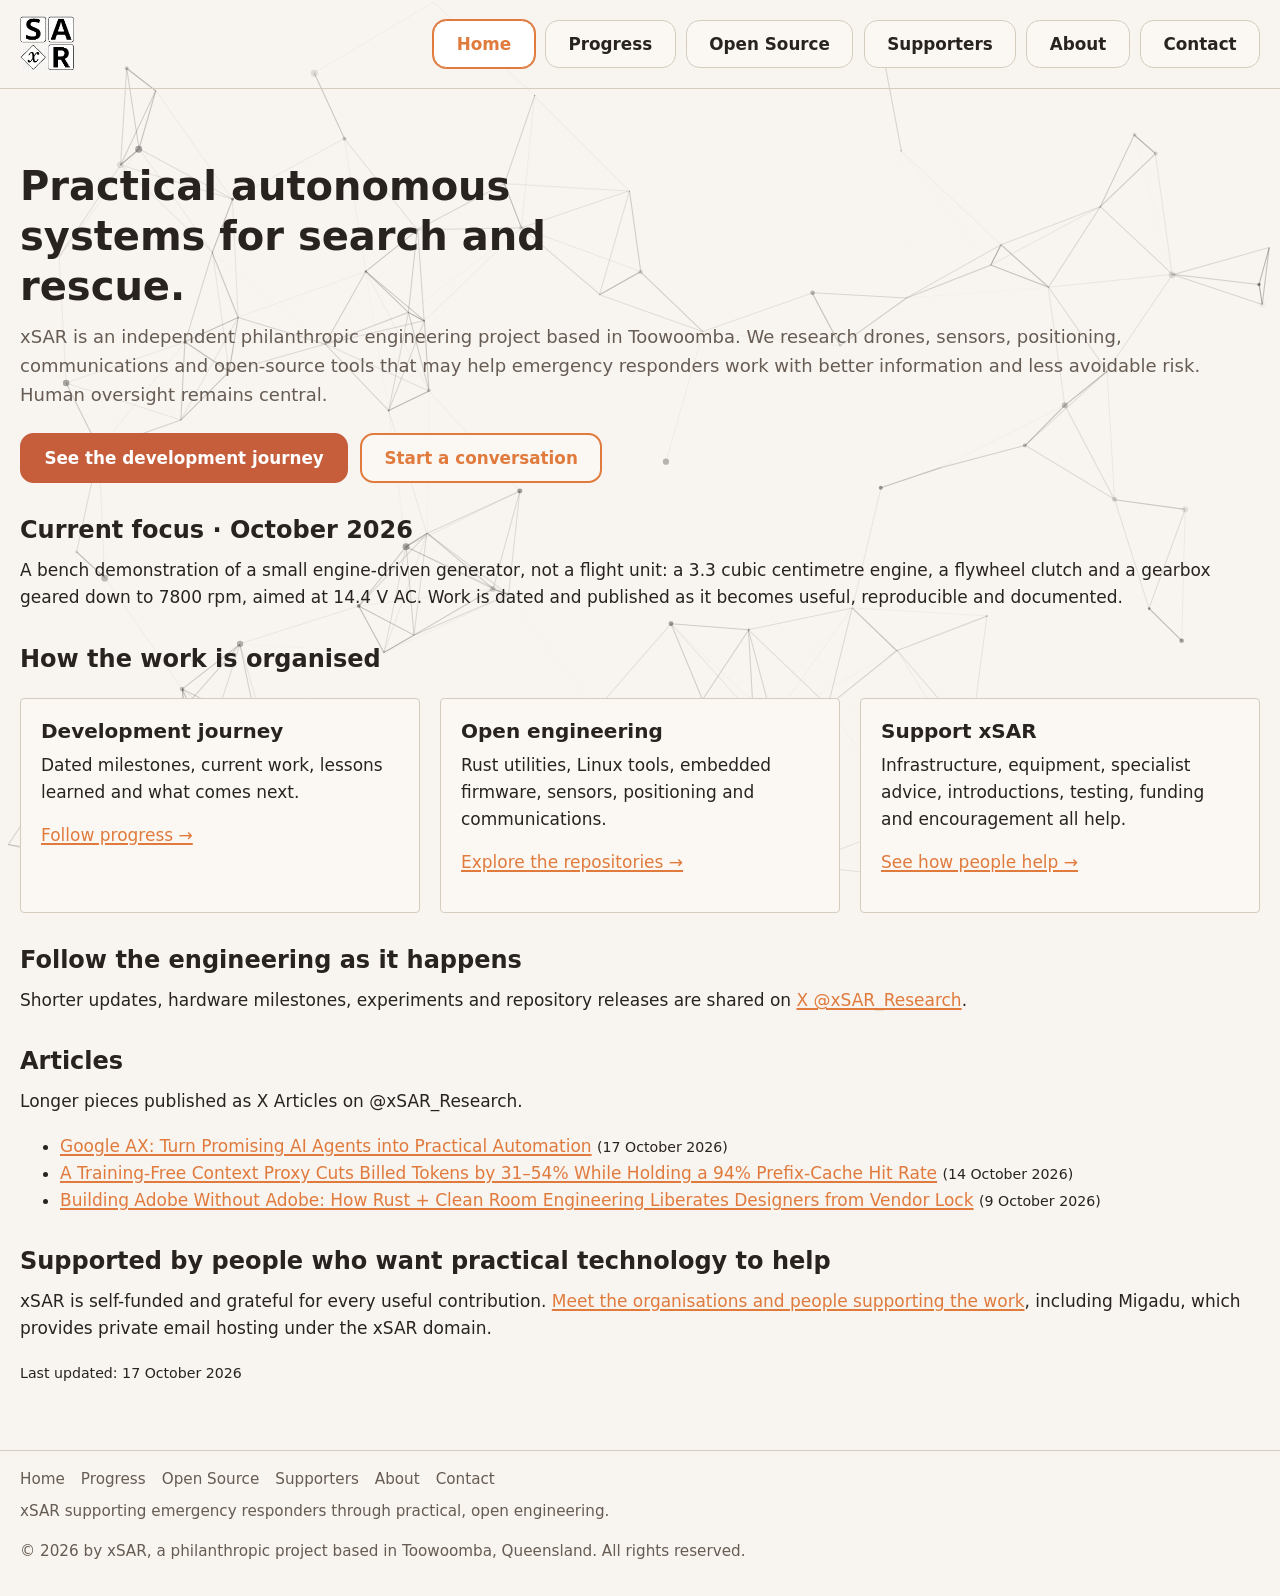
<file: index.html>
<!DOCTYPE html>
<html lang="en-AU">
<head>
  <script async src="https://www.googletagmanager.com/gtag/js?id=G-0K0B5G9V87"></script>
  <script>window.dataLayer=window.dataLayer||[];function gtag(){dataLayer.push(arguments);}gtag('js',new Date());gtag('config','G-0K0B5G9V87');</script>
  <meta charset="UTF-8"><meta name="viewport" content="width=device-width, initial-scale=1.0">
  <title>xSAR — Search Assess Respond</title>
  <link rel="stylesheet" href="css/master.css"><link rel="icon" type="image/x-icon" href="favicon.ico"><link rel="apple-touch-icon" href="apple-touch-icon.png"><link rel="manifest" href="site.webmanifest">
  <meta name="description" content="xSAR is an independent philanthropic engineering project researching drones, sensors, positioning, communications and open-source tools for emergency response.">
  <meta property="og:title" content="xSAR — Search Assess Respond"><meta property="og:description" content="Practical autonomous systems and open engineering for search and rescue support."><meta property="og:image" content="https://xsar.com.au/images/xsar-logo.png"><meta property="og:url" content="https://xsar.com.au"><meta property="og:type" content="website"><meta name="twitter:card" content="summary_large_image">
</head>
<body>
  <div id="particles-js" aria-hidden="true"></div><a href="#main" class="skip-link">Skip to main content</a>
  <header><a href="index.html" class="logo"><img src="images/xsar-logo.png" alt="xSAR" width="140" height="70"></a><nav aria-label="Primary">
    <ul class="desktop-nav"><li><a href="index.html" aria-current="page">Home</a></li><li><a href="progress.html">Progress</a></li><li><a href="open-source.html">Open Source</a></li><li><a href="supporters.html">Supporters</a></li><li><a href="about.html">About</a></li><li><a href="contact.html">Contact</a></li></ul>
    <details class="mobile-nav"><summary class="hamburger" aria-label="Toggle menu">☰</summary><ul><li><a href="index.html" aria-current="page">Home</a></li><li><a href="progress.html">Progress</a></li><li><a href="open-source.html">Open Source</a></li><li><a href="supporters.html">Supporters</a></li><li><a href="about.html">About</a></li><li><a href="contact.html">Contact</a></li></ul></details>
  </nav></header>
  <main id="main">
    <section class="hero">
      <h1>Practical autonomous systems for search and rescue.</h1>
      <p>xSAR is an independent philanthropic engineering project based in Toowoomba. We research drones, sensors, positioning, communications and open-source tools that may help emergency responders work with better information and less avoidable risk. Human oversight remains central.</p>
      <div class="hero-actions"><a href="progress.html" class="btn btn-primary">See the development journey</a><a href="contact.html" class="btn btn-secondary">Start a conversation</a></div>
    </section>
    <section>
      <h2>Current focus · October 2026</h2>
      <p>A bench demonstration of a small engine-driven generator, not a flight unit: a 3.3 cubic centimetre engine, a flywheel clutch and a gearbox geared down to 7800 rpm, aimed at 14.4 V AC. Work is dated and published as it becomes useful, reproducible and documented.</p>
    </section>
    <section style="margin-top:2rem;">
      <h2>How the work is organised</h2>
      <div class="cards">
        <div class="card"><h3>Development journey</h3><p>Dated milestones, current work, lessons learned and what comes next.</p><p><a href="progress.html">Follow progress →</a></p></div>
        <div class="card"><h3>Open engineering</h3><p>Rust utilities, Linux tools, embedded firmware, sensors, positioning and communications.</p><p><a href="open-source.html">Explore the repositories →</a></p></div>
        <div class="card"><h3>Support xSAR</h3><p>Infrastructure, equipment, specialist advice, introductions, testing, funding and encouragement all help.</p><p><a href="supporters.html">See how people help →</a></p></div>
      </div>
    </section>
    <section style="margin-top:2rem;">
      <h2>Follow the engineering as it happens</h2>
      <p>Shorter updates, hardware milestones, experiments and repository releases are shared on <a href="https://x.com/xSAR_Research" target="_blank" rel="noopener noreferrer">X @xSAR_Research</a>.</p>
    </section>
    <section style="margin-top:2rem;">
      <h2>Articles</h2>
      <p>Longer pieces published as X Articles on @xSAR_Research.</p>
      <ul>
        <li><a href="https://x.com/xSAR_Research/status/2111453399799787836" target="_blank" rel="noopener noreferrer">Google AX: Turn Promising AI Agents into Practical Automation</a> <small>(17 October 2026)</small></li>
        <li><a href="https://x.com/xSAR_Research/status/2110322909197844978" target="_blank" rel="noopener noreferrer">A Training-Free Context Proxy Cuts Billed Tokens by 31–54% While Holding a 94% Prefix-Cache Hit Rate</a> <small>(14 October 2026)</small></li>
        <li><a href="https://x.com/xSAR_Research/status/2108496129482801323" target="_blank" rel="noopener noreferrer">Building Adobe Without Adobe: How Rust + Clean Room Engineering Liberates Designers from Vendor Lock</a> <small>(9 October 2026)</small></li>
      </ul>
    </section>
    <section style="margin-top:2rem;">
      <h2>Supported by people who want practical technology to help</h2>
      <p>xSAR is self-funded and grateful for every useful contribution. <a href="supporters.html">Meet the organisations and people supporting the work</a>, including Migadu, which provides private email hosting under the xSAR domain.</p>
      <p><small>Last updated: 17 October 2026</small></p>
    </section>
  </main>
  <footer><nav class="footer-nav" aria-label="Footer"><a href="index.html">Home</a><a href="progress.html">Progress</a><a href="open-source.html">Open Source</a><a href="supporters.html">Supporters</a><a href="about.html">About</a><a href="contact.html">Contact</a></nav><p>xSAR supporting emergency responders through practical, open engineering.</p><p>&copy; 2026 by xSAR, a philanthropic project based in Toowoomba, Queensland. All rights reserved.</p></footer>
  <script src="js/particles_min.js" defer></script><script src="js/particles_conf.js" defer></script>
</body>
</html>
</file>
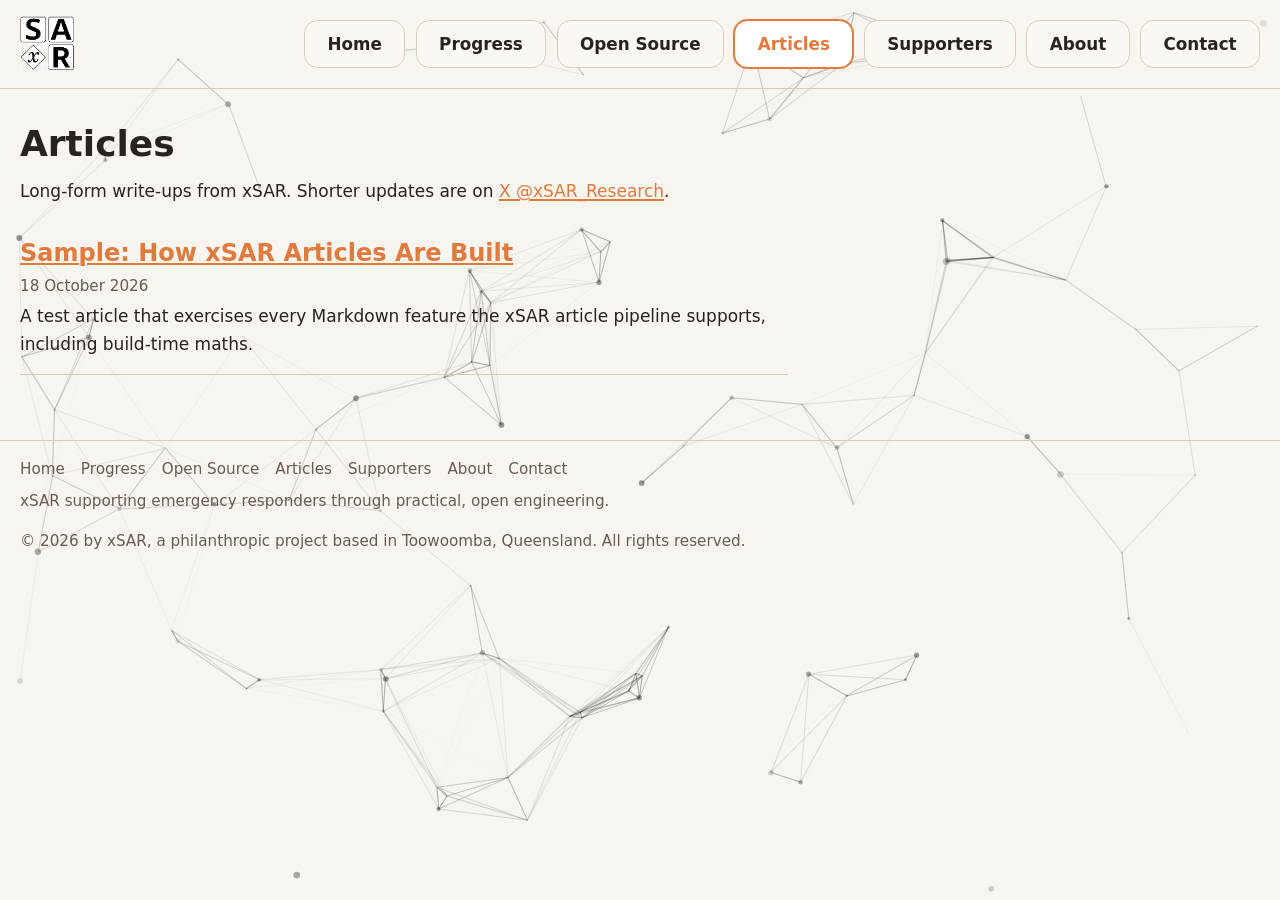
<file: articles/index.html>
<!DOCTYPE html>
<html lang="en-AU">
<head>
  <script async src="https://www.googletagmanager.com/gtag/js?id=G-0K0B5G9V87"></script><script>window.dataLayer=window.dataLayer||[];function gtag(){dataLayer.push(arguments);}gtag('js',new Date());gtag('config','G-0K0B5G9V87');</script>
  <meta charset="UTF-8"><meta name="viewport" content="width=device-width, initial-scale=1.0"><title>xSAR — Articles</title>
  <link rel="stylesheet" href="../css/master.css"><link rel="stylesheet" href="../css/articles.css"><link rel="icon" type="image/x-icon" href="../favicon.ico"><link rel="apple-touch-icon" href="../apple-touch-icon.png"><link rel="manifest" href="../site.webmanifest">
  <meta name="description" content="Long-form xSAR articles: engineering
notes, research and lessons
learned."><meta property="og:title" content="Articles"><meta property="og:description" content="Long-form
xSAR articles: engineering notes, research and lessons
learned."><meta property="og:image" content="https://xsar.com.au/images/xsar-logo.png"><meta property="og:url" content="https://xsar.com.au/articles/index.html"><meta property="og:type" content="website"><meta name="twitter:card" content="summary_large_image">
</head>
<body><div id="particles-js" aria-hidden="true"></div><a href="#main" class="skip-link">Skip to main content</a>
<header><a href="../index.html" class="logo"><img src="../images/xsar-logo.png" alt="xSAR" width="140" height="70"></a><nav aria-label="Primary"><ul class="desktop-nav"><li><a href="../index.html">Home</a></li><li><a href="../progress.html">Progress</a></li><li><a href="../open-source.html">Open Source</a></li><li><a href="index.html" aria-current="page">Articles</a></li><li><a href="../supporters.html">Supporters</a></li><li><a href="../about.html">About</a></li><li><a href="../contact.html">Contact</a></li></ul><details class="mobile-nav"><summary class="hamburger" aria-label="Toggle menu">☰</summary><ul><li><a href="../index.html">Home</a></li><li><a href="../progress.html">Progress</a></li><li><a href="../open-source.html">Open Source</a></li><li><a href="index.html" aria-current="page">Articles</a></li><li><a href="../supporters.html">Supporters</a></li><li><a href="../about.html">About</a></li><li><a href="../contact.html">Contact</a></li></ul></details></nav></header>
<main id="main">
<h1>Articles</h1>
<p>Long-form write-ups from xSAR. Shorter updates are on <a href="https://x.com/xSAR_Research" target="_blank" rel="noopener noreferrer">X @xSAR_Research</a>.</p>
<ul class="article-list">
<li><h2><a href="sample-article-pipeline.html">Sample: How xSAR Articles Are Built</a></h2><time datetime="2026-10-18">18 October 2026</time><p>A test article that exercises every Markdown feature the xSAR article pipeline supports, including build-time maths.</p></li>
</ul>
</main>
<footer><nav class="footer-nav" aria-label="Footer"><a href="../index.html">Home</a><a href="../progress.html">Progress</a><a href="../open-source.html">Open Source</a><a href="index.html">Articles</a><a href="../supporters.html">Supporters</a><a href="../about.html">About</a><a href="../contact.html">Contact</a></nav><p>xSAR supporting emergency responders through practical, open engineering.</p><p>&copy; 2026 by xSAR, a philanthropic project based in Toowoomba, Queensland. All rights reserved.</p></footer><script src="../js/particles_min.js" defer></script><script src="../js/particles_conf.js" defer></script></body></html>
</file>
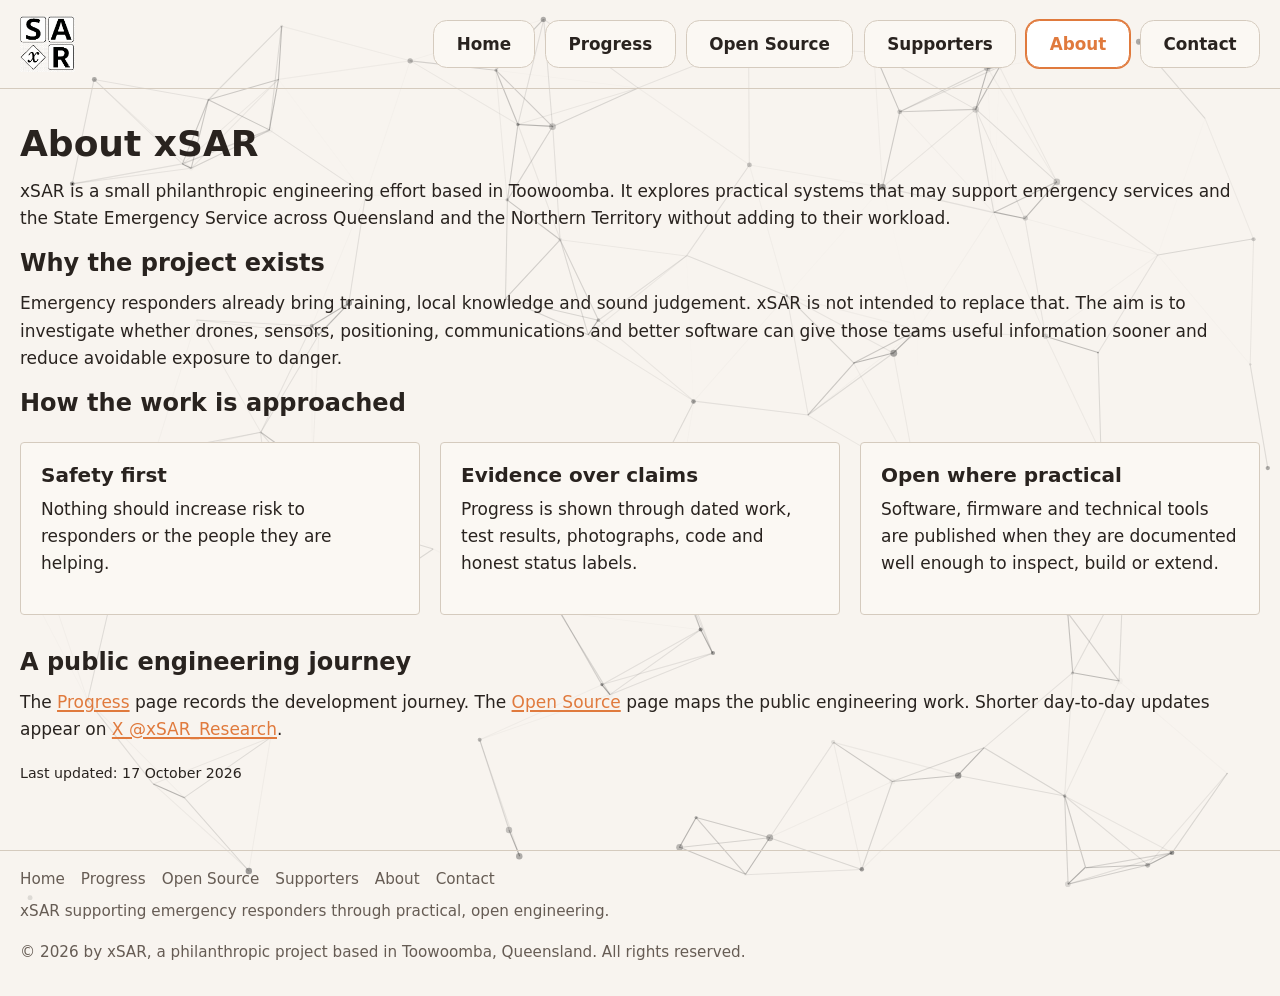
<file: about.html>
<!DOCTYPE html>
<html lang="en-AU">
<head>
  <script async src="https://www.googletagmanager.com/gtag/js?id=G-0K0B5G9V87"></script><script>window.dataLayer=window.dataLayer||[];function gtag(){dataLayer.push(arguments);}gtag('js',new Date());gtag('config','G-0K0B5G9V87');</script>
  <meta charset="UTF-8"><meta name="viewport" content="width=device-width, initial-scale=1.0"><title>xSAR — About</title>
  <link rel="stylesheet" href="css/master.css"><link rel="icon" type="image/x-icon" href="favicon.ico"><link rel="apple-touch-icon" href="apple-touch-icon.png"><link rel="manifest" href="site.webmanifest">
  <meta name="description" content="Why xSAR exists, how the project approaches engineering, and who the work is intended to support."><meta property="og:title" content="About xSAR"><meta property="og:description" content="A small philanthropic engineering effort focused on practical support for emergency responders."><meta property="og:image" content="https://xsar.com.au/images/xsar-logo.png"><meta property="og:url" content="https://xsar.com.au/about.html"><meta property="og:type" content="website"><meta name="twitter:card" content="summary_large_image">
</head>
<body><div id="particles-js" aria-hidden="true"></div><a href="#main" class="skip-link">Skip to main content</a>
<header><a href="index.html" class="logo"><img src="images/xsar-logo.png" alt="xSAR" width="140" height="70"></a><nav aria-label="Primary"><ul class="desktop-nav"><li><a href="index.html">Home</a></li><li><a href="progress.html">Progress</a></li><li><a href="open-source.html">Open Source</a></li><li><a href="supporters.html">Supporters</a></li><li><a href="about.html" aria-current="page">About</a></li><li><a href="contact.html">Contact</a></li></ul><details class="mobile-nav"><summary class="hamburger" aria-label="Toggle menu">☰</summary><ul><li><a href="index.html">Home</a></li><li><a href="progress.html">Progress</a></li><li><a href="open-source.html">Open Source</a></li><li><a href="supporters.html">Supporters</a></li><li><a href="about.html" aria-current="page">About</a></li><li><a href="contact.html">Contact</a></li></ul></details></nav></header>
<main id="main"><h1>About xSAR</h1>
  <p>xSAR is a small philanthropic engineering effort based in Toowoomba. It explores practical systems that may support emergency services and the State Emergency Service across Queensland and the Northern Territory without adding to their workload.</p>
  <h2>Why the project exists</h2><p>Emergency responders already bring training, local knowledge and sound judgement. xSAR is not intended to replace that. The aim is to investigate whether drones, sensors, positioning, communications and better software can give those teams useful information sooner and reduce avoidable exposure to danger.</p>
  <h2>How the work is approached</h2><div class="cards"><div class="card"><h3>Safety first</h3><p>Nothing should increase risk to responders or the people they are helping.</p></div><div class="card"><h3>Evidence over claims</h3><p>Progress is shown through dated work, test results, photographs, code and honest status labels.</p></div><div class="card"><h3>Open where practical</h3><p>Software, firmware and technical tools are published when they are documented well enough to inspect, build or extend.</p></div></div>
  <h2 style="margin-top:2rem;">A public engineering journey</h2><p>The <a href="progress.html">Progress</a> page records the development journey. The <a href="open-source.html">Open Source</a> page maps the public engineering work. Shorter day-to-day updates appear on <a href="https://x.com/xSAR_Research" target="_blank" rel="noopener noreferrer">X @xSAR_Research</a>.</p>
  <p><small>Last updated: 17 October 2026</small></p>
</main>
<footer><nav class="footer-nav" aria-label="Footer"><a href="index.html">Home</a><a href="progress.html">Progress</a><a href="open-source.html">Open Source</a><a href="supporters.html">Supporters</a><a href="about.html">About</a><a href="contact.html">Contact</a></nav><p>xSAR supporting emergency responders through practical, open engineering.</p><p>&copy; 2026 by xSAR, a philanthropic project based in Toowoomba, Queensland. All rights reserved.</p></footer><script src="js/particles_min.js" defer></script><script src="js/particles_conf.js" defer></script></body></html>
</file>
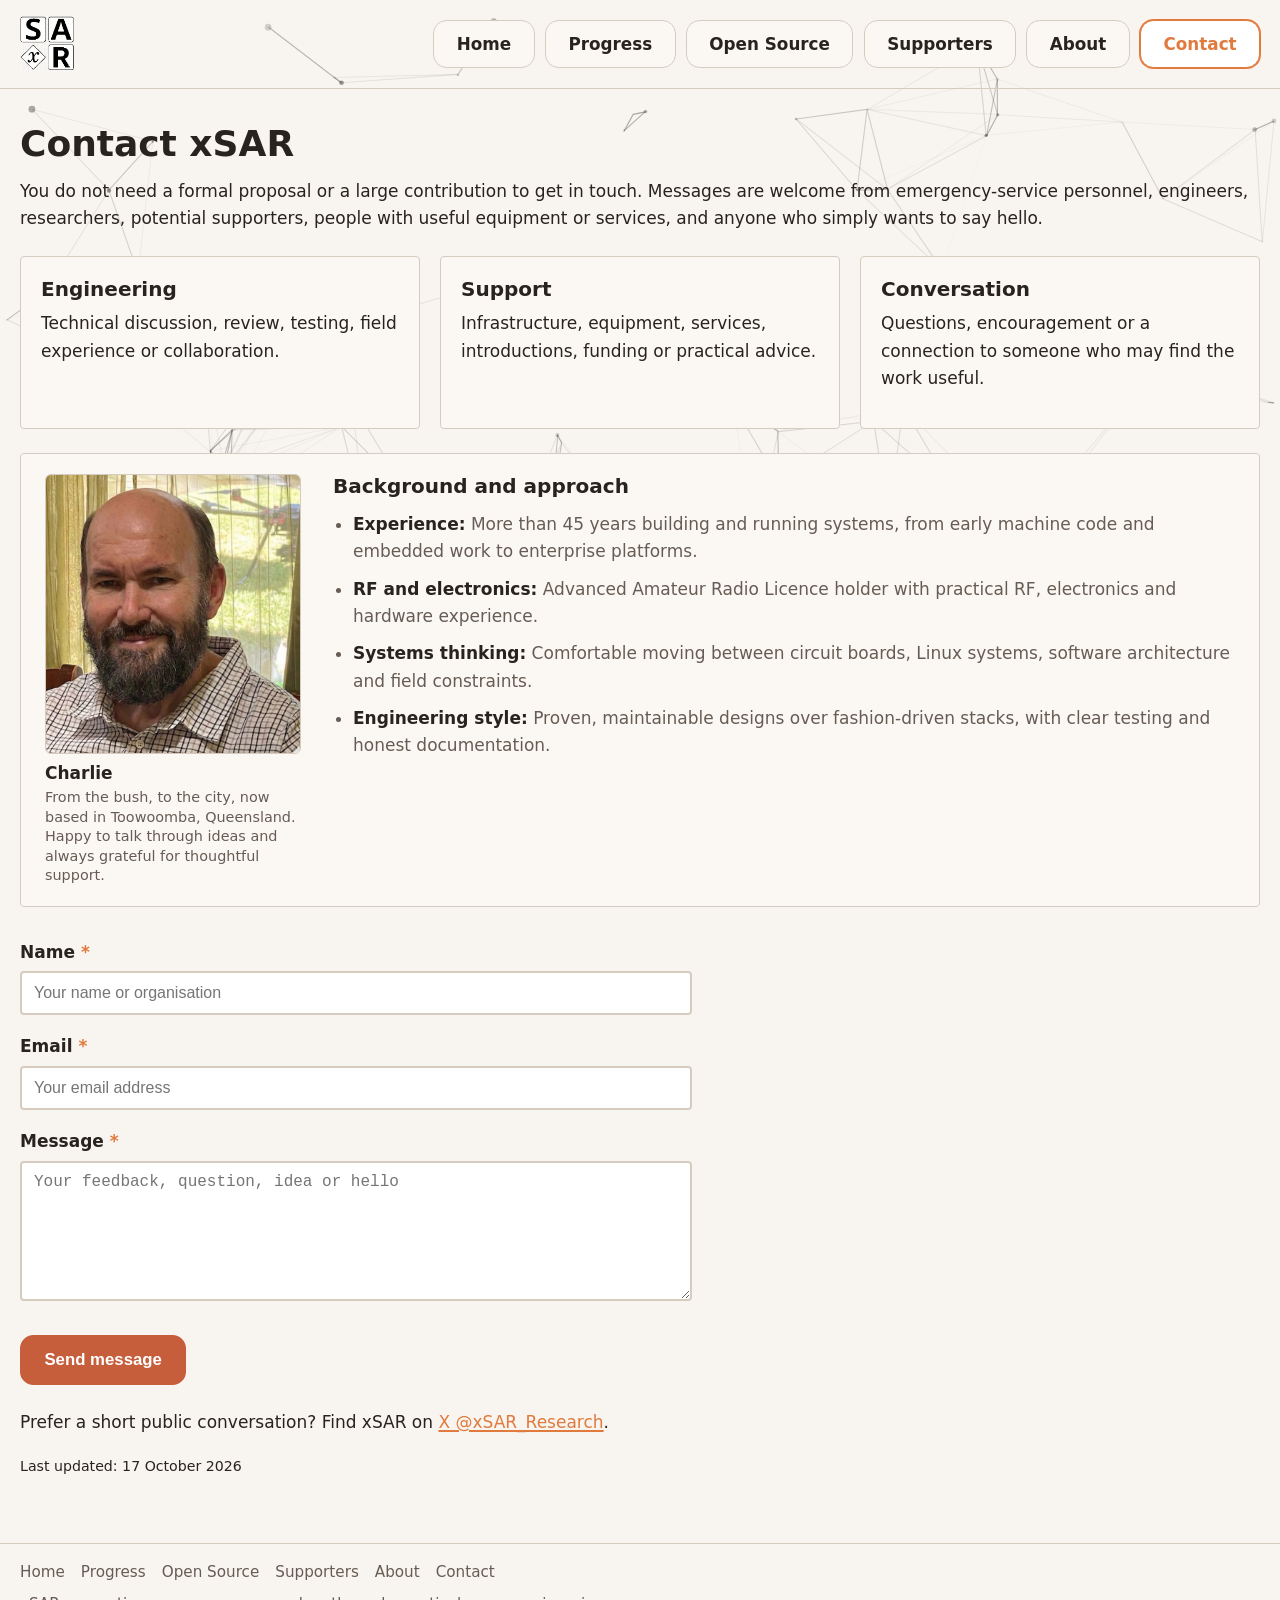
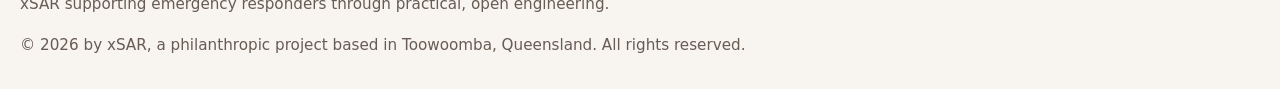
<file: contact.html>
<!DOCTYPE html>
<html lang="en-AU">
<head>
  <script async src="https://www.googletagmanager.com/gtag/js?id=G-0K0B5G9V87"></script><script>window.dataLayer=window.dataLayer||[];function gtag(){dataLayer.push(arguments);}gtag('js',new Date());gtag('config','G-0K0B5G9V87');</script>
  <meta charset="UTF-8"><meta name="viewport" content="width=device-width, initial-scale=1.0"><title>xSAR — Contact</title>
  <link rel="stylesheet" href="css/master.css"><link rel="icon" type="image/x-icon" href="favicon.ico"><link rel="apple-touch-icon" href="apple-touch-icon.png"><link rel="manifest" href="site.webmanifest"><script src="https://challenges.cloudflare.com/turnstile/v0/api.js" async defer></script>
  <meta name="description" content="Contact xSAR about engineering, emergency-service experience, collaboration, testing, equipment, support or encouragement."><meta property="og:title" content="Contact xSAR"><meta property="og:description" content="Start a practical conversation about the work, the mission or ways to help."><meta property="og:image" content="https://xsar.com.au/images/xsar-logo.png"><meta property="og:url" content="https://xsar.com.au/contact.html"><meta property="og:type" content="website"><meta name="twitter:card" content="summary_large_image">
</head>
<body><div id="particles-js" aria-hidden="true"></div><a href="#main" class="skip-link">Skip to main content</a>
<header><a href="index.html" class="logo"><img src="images/xsar-logo.png" alt="xSAR" width="140" height="70"></a><nav aria-label="Primary"><ul class="desktop-nav"><li><a href="index.html">Home</a></li><li><a href="progress.html">Progress</a></li><li><a href="open-source.html">Open Source</a></li><li><a href="supporters.html">Supporters</a></li><li><a href="about.html">About</a></li><li><a href="contact.html" aria-current="page">Contact</a></li></ul><details class="mobile-nav"><summary class="hamburger" aria-label="Toggle menu">☰</summary><ul><li><a href="index.html">Home</a></li><li><a href="progress.html">Progress</a></li><li><a href="open-source.html">Open Source</a></li><li><a href="supporters.html">Supporters</a></li><li><a href="about.html">About</a></li><li><a href="contact.html" aria-current="page">Contact</a></li></ul></details></nav></header>
<main id="main"><h1>Contact xSAR</h1>
  <p>You do not need a formal proposal or a large contribution to get in touch. Messages are welcome from emergency-service personnel, engineers, researchers, potential supporters, people with useful equipment or services, and anyone who simply wants to say hello.</p>
  <div class="cards"><div class="card"><h3>Engineering</h3><p>Technical discussion, review, testing, field experience or collaboration.</p></div><div class="card"><h3>Support</h3><p>Infrastructure, equipment, services, introductions, funding or practical advice.</p></div><div class="card"><h3>Conversation</h3><p>Questions, encouragement or a connection to someone who may find the work useful.</p></div></div>
  <section class="contact-profile" aria-labelledby="background-expertise"><figure class="contact-profile-photo"><img src="images/Charlie.png" alt="Charlie, systems engineer and xSAR project lead" width="260" height="260"><figcaption><span class="contact-profile-name">Charlie</span><span class="contact-profile-intro">From the bush, to the city, now based in Toowoomba, Queensland.</span><span class="contact-profile-intro">Happy to talk through ideas and always grateful for thoughtful support.</span></figcaption></figure><div class="contact-profile-bio"><h2 id="background-expertise">Background and approach</h2><ul><li><strong>Experience:</strong> More than 45 years building and running systems, from early machine code and embedded work to enterprise platforms.</li><li><strong>RF and electronics:</strong> Advanced Amateur Radio Licence holder with practical RF, electronics and hardware experience.</li><li><strong>Systems thinking:</strong> Comfortable moving between circuit boards, Linux systems, software architecture and field constraints.</li><li><strong>Engineering style:</strong> Proven, maintainable designs over fashion-driven stacks, with clear testing and honest documentation.</li></ul></div></section>
  <form action="https://formspree.io/f/xojzwdge" method="POST"><div class="form-field"><input type="hidden" name="_subject" value="xSAR website message"><label for="name">Name <span class="req" aria-hidden="true">*</span></label><input type="text" id="name" name="name" autocomplete="name" placeholder="Your name or organisation" required></div><div class="form-field"><label for="email">Email <span class="req" aria-hidden="true">*</span></label><input type="email" id="email" name="email" autocomplete="email" placeholder="Your email address" required></div><div class="form-field"><label for="message">Message <span class="req" aria-hidden="true">*</span></label><textarea id="message" name="message" rows="6" required placeholder="Your feedback, question, idea or hello" style="width:100%"></textarea></div><div class="cf-turnstile" style="margin:1rem 0" data-sitekey="0x4AAAAAADpL_vxRXkUglyK-" data-theme="light"></div><button type="submit" class="btn btn-primary">Send message</button></form>
  <p style="margin-top:1.5rem;">Prefer a short public conversation? Find xSAR on <a href="https://x.com/xSAR_Research" target="_blank" rel="noopener noreferrer">X @xSAR_Research</a>.</p><p><small>Last updated: 17 October 2026</small></p>
</main>
<footer><nav class="footer-nav" aria-label="Footer"><a href="index.html">Home</a><a href="progress.html">Progress</a><a href="open-source.html">Open Source</a><a href="supporters.html">Supporters</a><a href="about.html">About</a><a href="contact.html">Contact</a></nav><p>xSAR supporting emergency responders through practical, open engineering.</p><p>&copy; 2026 by xSAR, a philanthropic project based in Toowoomba, Queensland. All rights reserved.</p></footer><script src="js/particles_min.js" defer></script><script src="js/particles_conf.js" defer></script></body></html>
</file>
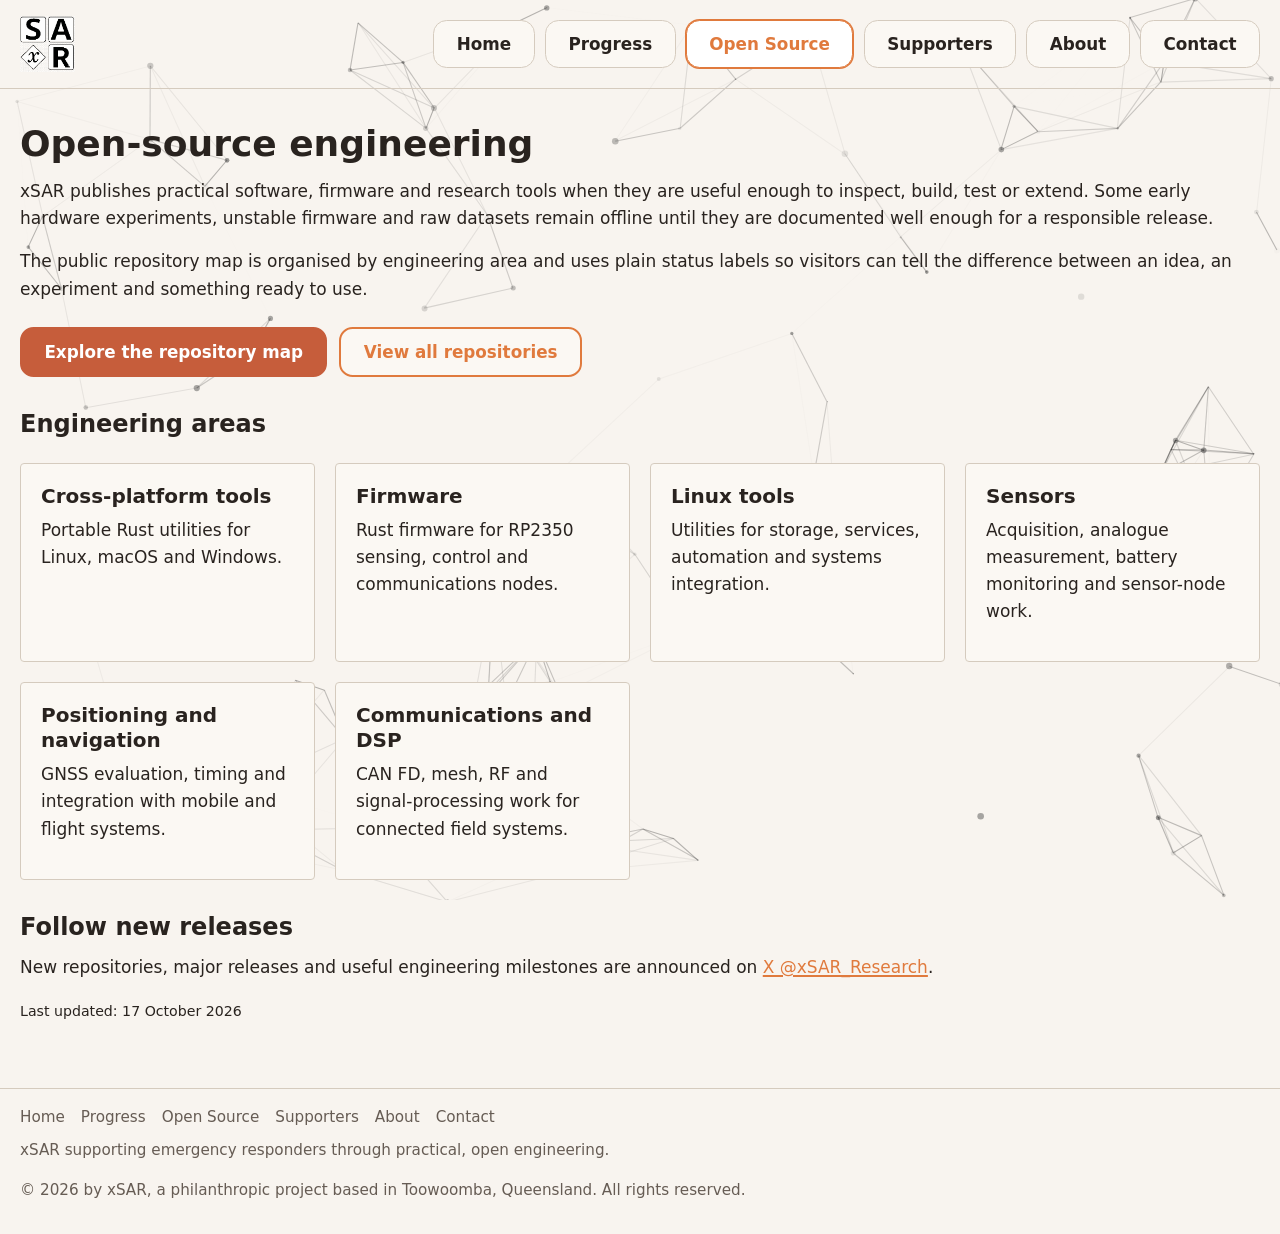
<file: open-source.html>
<!DOCTYPE html>
<html lang="en-AU">
<head>
  <script async src="https://www.googletagmanager.com/gtag/js?id=G-0K0B5G9V87"></script>
  <script>window.dataLayer=window.dataLayer||[];function gtag(){dataLayer.push(arguments);}gtag('js',new Date());gtag('config','G-0K0B5G9V87');</script>
  <meta charset="UTF-8">
  <meta name="viewport" content="width=device-width, initial-scale=1.0">
  <title>xSAR — Open Source</title>
  <link rel="stylesheet" href="css/master.css">
  <link rel="icon" type="image/x-icon" href="favicon.ico">
  <link rel="apple-touch-icon" href="apple-touch-icon.png">
  <link rel="manifest" href="site.webmanifest">
  <meta name="description" content="Explore xSAR open-source engineering across Rust, Linux, embedded firmware, sensors, positioning, communications and signal processing.">
  <meta property="og:title" content="xSAR — Open Source">
  <meta property="og:description" content="Practical software, firmware and research tools published as they become useful, reproducible and documented.">
  <meta property="og:image" content="https://xsar.com.au/images/xsar-logo.png">
  <meta property="og:url" content="https://xsar.com.au/open-source.html">
  <meta property="og:type" content="website">
  <meta name="twitter:card" content="summary_large_image">
</head>
<body>
  <div id="particles-js" aria-hidden="true"></div>
  <a href="#main" class="skip-link">Skip to main content</a>
  <header>
    <a href="index.html" class="logo"><img src="images/xsar-logo.png" alt="xSAR" width="140" height="70"></a>
    <nav aria-label="Primary">
      <ul class="desktop-nav">
        <li><a href="index.html">Home</a></li><li><a href="progress.html">Progress</a></li><li><a href="open-source.html" aria-current="page">Open Source</a></li><li><a href="supporters.html">Supporters</a></li><li><a href="about.html">About</a></li><li><a href="contact.html">Contact</a></li>
      </ul>
      <details class="mobile-nav"><summary class="hamburger" aria-label="Toggle menu">☰</summary><ul>
        <li><a href="index.html">Home</a></li><li><a href="progress.html">Progress</a></li><li><a href="open-source.html" aria-current="page">Open Source</a></li><li><a href="supporters.html">Supporters</a></li><li><a href="about.html">About</a></li><li><a href="contact.html">Contact</a></li>
      </ul></details>
    </nav>
  </header>
  <main id="main">
    <h1>Open-source engineering</h1>
    <p>xSAR publishes practical software, firmware and research tools when they are useful enough to inspect, build, test or extend. Some early hardware experiments, unstable firmware and raw datasets remain offline until they are documented well enough for a responsible release.</p>
    <p>The public repository map is organised by engineering area and uses plain status labels so visitors can tell the difference between an idea, an experiment and something ready to use.</p>
    <div class="hero-actions" style="margin:1.5rem 0 2rem;">
      <a class="btn btn-primary" href="https://github.com/xSAR-research/xSAR-research" target="_blank" rel="noopener noreferrer">Explore the repository map</a>
      <a class="btn btn-secondary" href="https://github.com/xSAR-research" target="_blank" rel="noopener noreferrer">View all repositories</a>
    </div>
    <section>
      <h2>Engineering areas</h2>
      <div class="cards">
        <div class="card"><h3>Cross-platform tools</h3><p>Portable Rust utilities for Linux, macOS and Windows.</p></div>
        <div class="card"><h3>Firmware</h3><p>Rust firmware for RP2350 sensing, control and communications nodes.</p></div>
        <div class="card"><h3>Linux tools</h3><p>Utilities for storage, services, automation and systems integration.</p></div>
        <div class="card"><h3>Sensors</h3><p>Acquisition, analogue measurement, battery monitoring and sensor-node work.</p></div>
        <div class="card"><h3>Positioning and navigation</h3><p>GNSS evaluation, timing and integration with mobile and flight systems.</p></div>
        <div class="card"><h3>Communications and DSP</h3><p>CAN FD, mesh, RF and signal-processing work for connected field systems.</p></div>
      </div>
    </section>
    <section style="margin-top:2rem;">
      <h2>Follow new releases</h2>
      <p>New repositories, major releases and useful engineering milestones are announced on <a href="https://x.com/xSAR_Research" target="_blank" rel="noopener noreferrer">X @xSAR_Research</a>.</p>
      <p><small>Last updated: 17 October 2026</small></p>
    </section>
  </main>
  <footer>
    <nav class="footer-nav" aria-label="Footer"><a href="index.html">Home</a><a href="progress.html">Progress</a><a href="open-source.html">Open Source</a><a href="supporters.html">Supporters</a><a href="about.html">About</a><a href="contact.html">Contact</a></nav>
    <p>xSAR supporting emergency responders through practical, open engineering.</p>
    <p>&copy; 2026 by xSAR, a philanthropic project based in Toowoomba, Queensland. All rights reserved.</p>
  </footer>
  <script src="js/particles_min.js" defer></script><script src="js/particles_conf.js" defer></script>
</body>
</html>
</file>
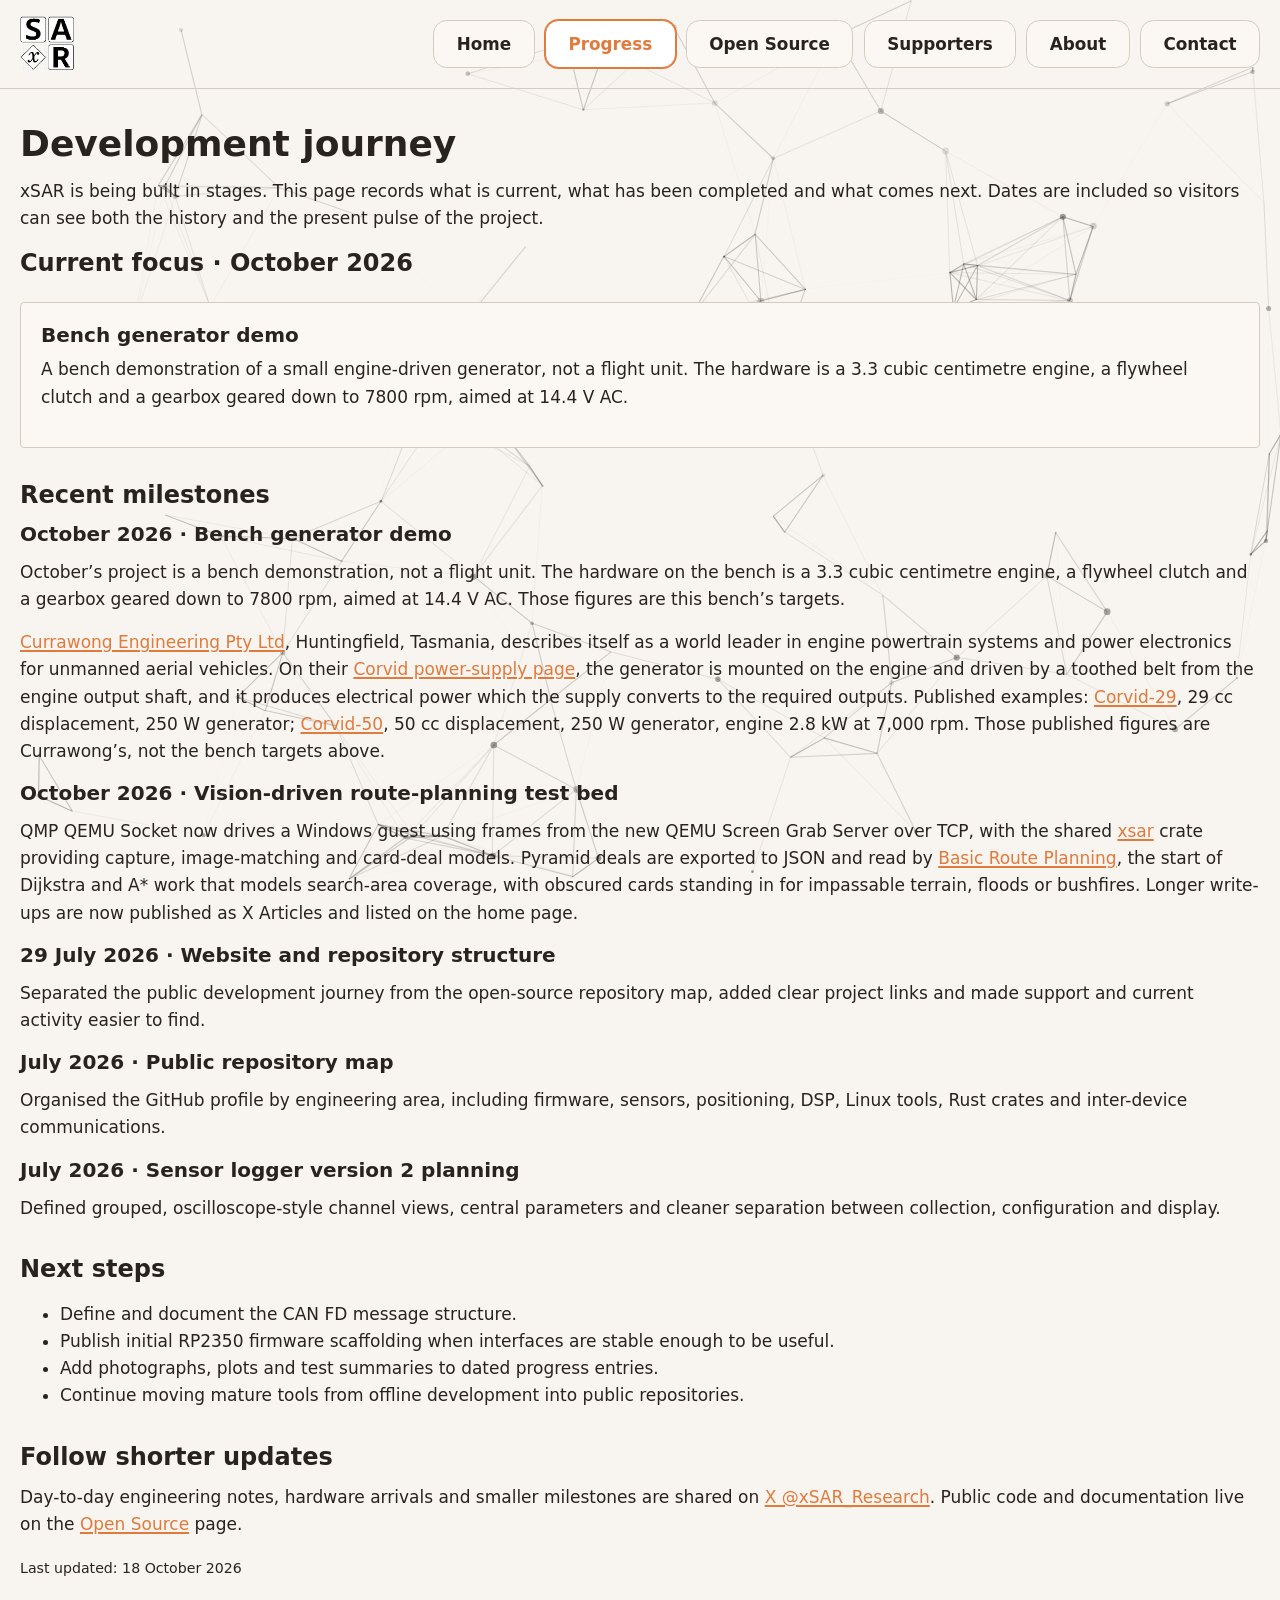
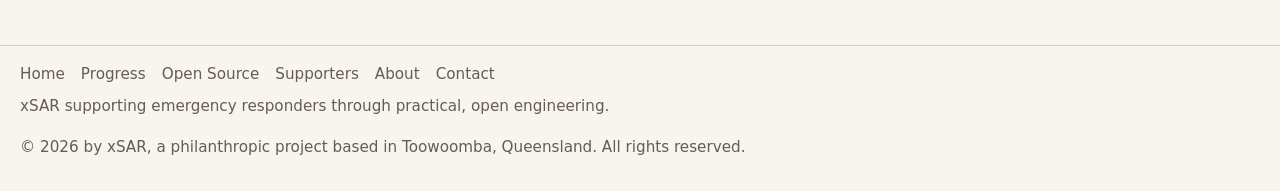
<file: progress.html>
<!DOCTYPE html>
<html lang="en-AU">
<head>
  <script async src="https://www.googletagmanager.com/gtag/js?id=G-0K0B5G9V87"></script><script>window.dataLayer=window.dataLayer||[];function gtag(){dataLayer.push(arguments);}gtag('js',new Date());gtag('config','G-0K0B5G9V87');</script>
  <meta charset="UTF-8"><meta name="viewport" content="width=device-width, initial-scale=1.0"><title>xSAR — Progress</title>
  <link rel="stylesheet" href="css/master.css"><link rel="icon" type="image/x-icon" href="favicon.ico"><link rel="apple-touch-icon" href="apple-touch-icon.png"><link rel="manifest" href="site.webmanifest">
  <meta name="description" content="Dated xSAR development milestones, current engineering work, lessons learned and next steps."><meta property="og:title" content="xSAR — Development Progress"><meta property="og:description" content="Follow the engineering journey from bench experiments to documented open-source projects."><meta property="og:image" content="https://xsar.com.au/images/xsar-logo.png"><meta property="og:url" content="https://xsar.com.au/progress.html"><meta property="og:type" content="website"><meta name="twitter:card" content="summary_large_image">
</head>
<body><div id="particles-js" aria-hidden="true"></div><a href="#main" class="skip-link">Skip to main content</a>
<header><a href="index.html" class="logo"><img src="images/xsar-logo.png" alt="xSAR" width="140" height="70"></a><nav aria-label="Primary"><ul class="desktop-nav"><li><a href="index.html">Home</a></li><li><a href="progress.html" aria-current="page">Progress</a></li><li><a href="open-source.html">Open Source</a></li><li><a href="supporters.html">Supporters</a></li><li><a href="about.html">About</a></li><li><a href="contact.html">Contact</a></li></ul><details class="mobile-nav"><summary class="hamburger" aria-label="Toggle menu">☰</summary><ul><li><a href="index.html">Home</a></li><li><a href="progress.html" aria-current="page">Progress</a></li><li><a href="open-source.html">Open Source</a></li><li><a href="supporters.html">Supporters</a></li><li><a href="about.html">About</a></li><li><a href="contact.html">Contact</a></li></ul></details></nav></header>
<main id="main">
  <h1>Development journey</h1>
  <p>xSAR is being built in stages. This page records what is current, what has been completed and what comes next. Dates are included so visitors can see both the history and the present pulse of the project.</p>
  <section><h2>Current focus · October 2026</h2><div class="cards"><div class="card"><h3>Bench generator demo</h3><p>A bench demonstration of a small engine-driven generator, not a flight unit. The hardware is a 3.3 cubic centimetre engine, a flywheel clutch and a gearbox geared down to 7800 rpm, aimed at 14.4 V AC.</p></div></div></section>
  <section style="margin-top:2rem;"><h2>Recent milestones</h2>
    <h3>October 2026 · Bench generator demo</h3><p>October’s project is a bench demonstration, not a flight unit. The hardware on the bench is a 3.3 cubic centimetre engine, a flywheel clutch and a gearbox geared down to 7800 rpm, aimed at 14.4 V AC. Those figures are this bench’s targets.</p><p id="currawong-reference"><a href="https://www.currawongeng.com/" target="_blank" rel="noopener noreferrer">Currawong Engineering Pty Ltd</a>, Huntingfield, Tasmania, describes itself as a world leader in engine powertrain systems and power electronics for unmanned aerial vehicles. On their <a href="https://www.currawongeng.com/power-supply/" target="_blank" rel="noopener noreferrer">Corvid power-supply page</a>, the generator is mounted on the engine and driven by a toothed belt from the engine output shaft, and it produces electrical power which the supply converts to the required outputs. Published examples: <a href="https://www.currawongeng.com/corvid-29/" target="_blank" rel="noopener noreferrer">Corvid-29</a>, 29 cc displacement, 250 W generator; <a href="https://www.currawongeng.com/corvid-50/" target="_blank" rel="noopener noreferrer">Corvid-50</a>, 50 cc displacement, 250 W generator, engine 2.8 kW at 7,000 rpm. Those published figures are Currawong’s, not the bench targets above.</p>
    <h3>October 2026 · Vision-driven route-planning test bed</h3><p>QMP QEMU Socket now drives a Windows guest using frames from the new QEMU Screen Grab Server over TCP, with the shared <a href="https://github.com/xSAR-research/xsar" target="_blank" rel="noopener noreferrer">xsar</a> crate providing capture, image-matching and card-deal models. Pyramid deals are exported to JSON and read by <a href="https://github.com/xSAR-research/basic-route-planning" target="_blank" rel="noopener noreferrer">Basic Route Planning</a>, the start of Dijkstra and A* work that models search-area coverage, with obscured cards standing in for impassable terrain, floods or bushfires. Longer write-ups are now published as X Articles and listed on the home page.</p>
    <h3>29 July 2026 · Website and repository structure</h3><p>Separated the public development journey from the open-source repository map, added clear project links and made support and current activity easier to find.</p>
    <h3>July 2026 · Public repository map</h3><p>Organised the GitHub profile by engineering area, including firmware, sensors, positioning, DSP, Linux tools, Rust crates and inter-device communications.</p>
    <h3>July 2026 · Sensor logger version 2 planning</h3><p>Defined grouped, oscilloscope-style channel views, central parameters and cleaner separation between collection, configuration and display.</p>
  </section>
  <section style="margin-top:2rem;"><h2>Next steps</h2><ul><li>Define and document the CAN FD message structure.</li><li>Publish initial RP2350 firmware scaffolding when interfaces are stable enough to be useful.</li><li>Add photographs, plots and test summaries to dated progress entries.</li><li>Continue moving mature tools from offline development into public repositories.</li></ul></section>
  <section style="margin-top:2rem;"><h2>Follow shorter updates</h2><p>Day-to-day engineering notes, hardware arrivals and smaller milestones are shared on <a href="https://x.com/xSAR_Research" target="_blank" rel="noopener noreferrer">X @xSAR_Research</a>. Public code and documentation live on the <a href="open-source.html">Open Source</a> page.</p><p><small>Last updated: 18 October 2026</small></p></section>
</main>
<footer><nav class="footer-nav" aria-label="Footer"><a href="index.html">Home</a><a href="progress.html">Progress</a><a href="open-source.html">Open Source</a><a href="supporters.html">Supporters</a><a href="about.html">About</a><a href="contact.html">Contact</a></nav><p>xSAR supporting emergency responders through practical, open engineering.</p><p>&copy; 2026 by xSAR, a philanthropic project based in Toowoomba, Queensland. All rights reserved.</p></footer><script src="js/particles_min.js" defer></script><script src="js/particles_conf.js" defer></script></body></html>
</file>
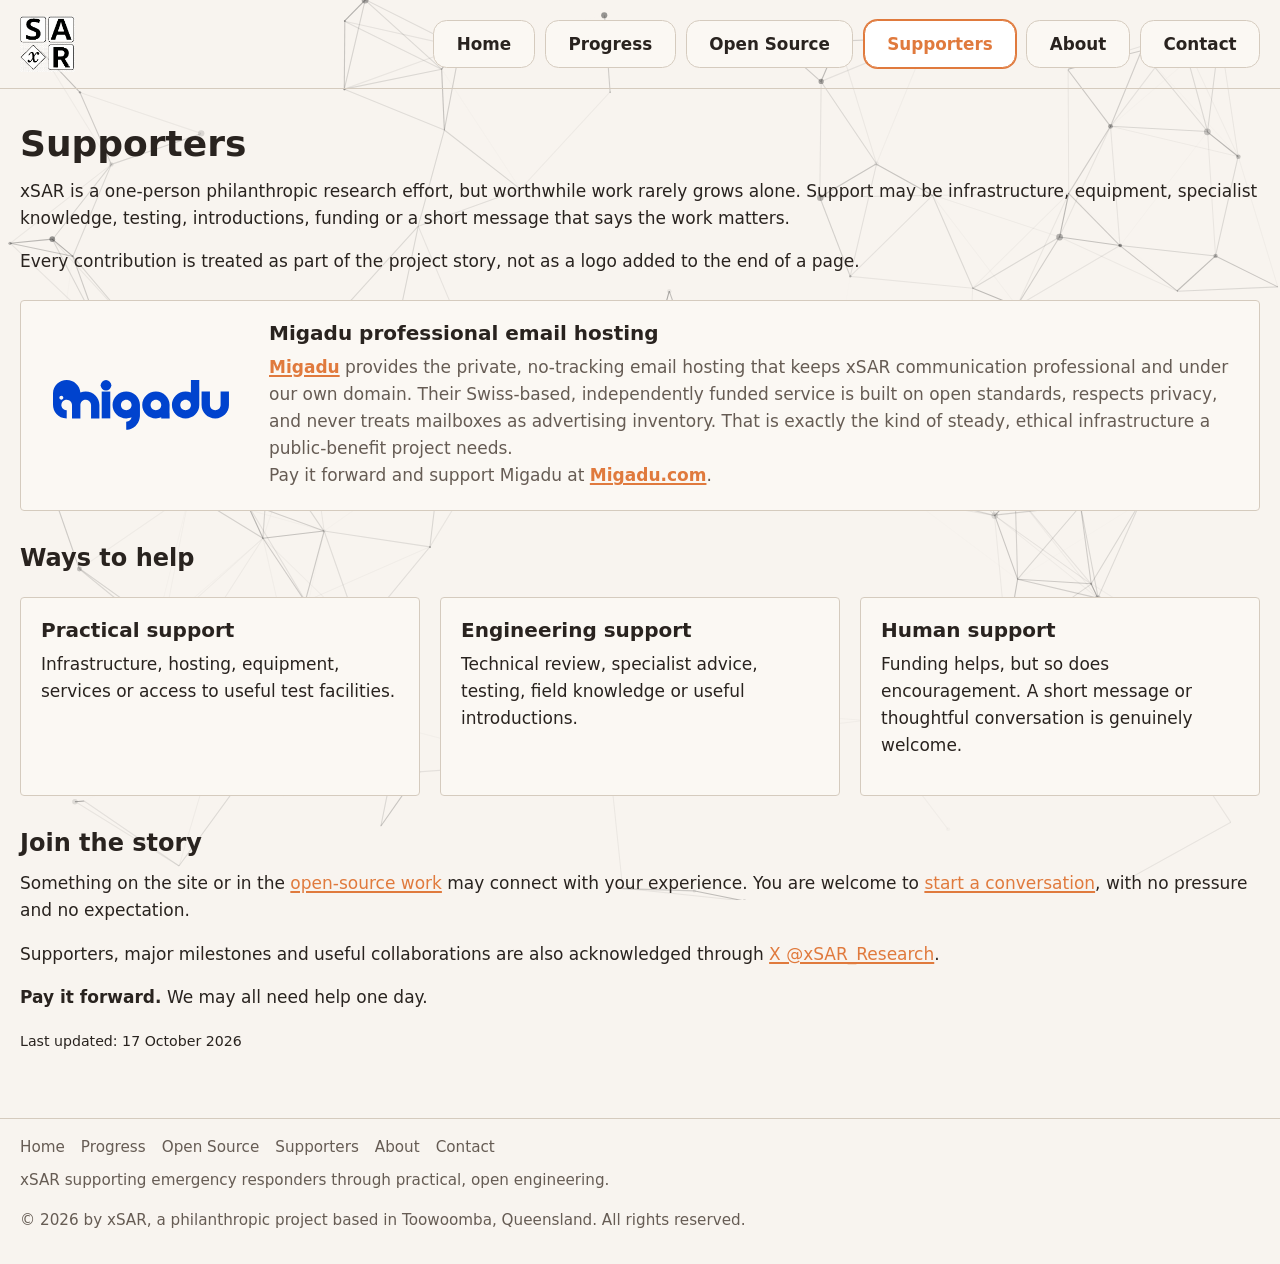
<file: supporters.html>
<!DOCTYPE html>
<html lang="en-AU">
<head>
  <script async src="https://www.googletagmanager.com/gtag/js?id=G-0K0B5G9V87"></script><script>window.dataLayer=window.dataLayer||[];function gtag(){dataLayer.push(arguments);}gtag('js',new Date());gtag('config','G-0K0B5G9V87');</script>
  <meta charset="UTF-8"><meta name="viewport" content="width=device-width, initial-scale=1.0"><title>xSAR — Supporters</title>
  <link rel="stylesheet" href="css/master.css"><link rel="icon" type="image/x-icon" href="favicon.ico"><link rel="apple-touch-icon" href="apple-touch-icon.png"><link rel="manifest" href="site.webmanifest">
  <meta name="description" content="People and organisations supporting xSAR through infrastructure, expertise, equipment, introductions, encouragement and funding."><meta property="og:title" content="xSAR — Supporters"><meta property="og:description" content="Support can be practical, technical, financial or simply a useful conversation."><meta property="og:image" content="https://xsar.com.au/images/xsar-logo.png"><meta property="og:url" content="https://xsar.com.au/supporters.html"><meta property="og:type" content="website"><meta name="twitter:card" content="summary_large_image">
</head>
<body><div id="particles-js" aria-hidden="true"></div><a href="#main" class="skip-link">Skip to main content</a>
<header><a href="index.html" class="logo"><img src="images/xsar-logo.png" alt="xSAR" width="140" height="70"></a><nav aria-label="Primary"><ul class="desktop-nav"><li><a href="index.html">Home</a></li><li><a href="progress.html">Progress</a></li><li><a href="open-source.html">Open Source</a></li><li><a href="supporters.html" aria-current="page">Supporters</a></li><li><a href="about.html">About</a></li><li><a href="contact.html">Contact</a></li></ul><details class="mobile-nav"><summary class="hamburger" aria-label="Toggle menu">☰</summary><ul><li><a href="index.html">Home</a></li><li><a href="progress.html">Progress</a></li><li><a href="open-source.html">Open Source</a></li><li><a href="supporters.html" aria-current="page">Supporters</a></li><li><a href="about.html">About</a></li><li><a href="contact.html">Contact</a></li></ul></details></nav></header>
<main id="main"><h1>Supporters</h1>
  <p>xSAR is a one-person philanthropic research effort, but worthwhile work rarely grows alone. Support may be infrastructure, equipment, specialist knowledge, testing, introductions, funding or a short message that says the work matters.</p>
  <p>Every contribution is treated as part of the project story, not as a logo added to the end of a page.</p>
  <div class="supporters-list"><article class="supporter"><div class="supporter-logo"><a href="https://www.migadu.com/" target="_blank" rel="noopener noreferrer"><img src="images/migadu-logo.svg" alt="Migadu email hosting" width="176" height="51" decoding="async"></a></div><div class="supporter-copy"><h2>Migadu professional email hosting</h2><p><a href="https://www.migadu.com/" target="_blank" rel="noopener noreferrer">Migadu</a> provides the private, no-tracking email hosting that keeps xSAR communication professional and under our own domain. Their Swiss-based, independently funded service is built on open standards, respects privacy, and never treats mailboxes as advertising inventory. That is exactly the kind of steady, ethical infrastructure a public-benefit project needs.<br>Pay it forward and support Migadu at <a href="https://www.migadu.com/" target="_blank" rel="noopener noreferrer">Migadu.com</a>.</p></div></article></div>
  <section style="margin-top:2rem;"><h2>Ways to help</h2><div class="cards"><div class="card"><h3>Practical support</h3><p>Infrastructure, hosting, equipment, services or access to useful test facilities.</p></div><div class="card"><h3>Engineering support</h3><p>Technical review, specialist advice, testing, field knowledge or useful introductions.</p></div><div class="card"><h3>Human support</h3><p>Funding helps, but so does encouragement. A short message or thoughtful conversation is genuinely welcome.</p></div></div></section>
  <section style="margin-top:2rem;"><h2>Join the story</h2><p>Something on the site or in the <a href="open-source.html">open-source work</a> may connect with your experience. You are welcome to <a href="contact.html">start a conversation</a>, with no pressure and no expectation.</p><p>Supporters, major milestones and useful collaborations are also acknowledged through <a href="https://x.com/xSAR_Research" target="_blank" rel="noopener noreferrer">X @xSAR_Research</a>.</p><p><strong>Pay it forward.</strong> We may all need help one day.</p><p><small>Last updated: 17 October 2026</small></p></section>
</main>
<footer><nav class="footer-nav" aria-label="Footer"><a href="index.html">Home</a><a href="progress.html">Progress</a><a href="open-source.html">Open Source</a><a href="supporters.html">Supporters</a><a href="about.html">About</a><a href="contact.html">Contact</a></nav><p>xSAR supporting emergency responders through practical, open engineering.</p><p>&copy; 2026 by xSAR, a philanthropic project based in Toowoomba, Queensland. All rights reserved.</p></footer><script src="js/particles_min.js" defer></script><script src="js/particles_conf.js" defer></script></body></html>
</file>
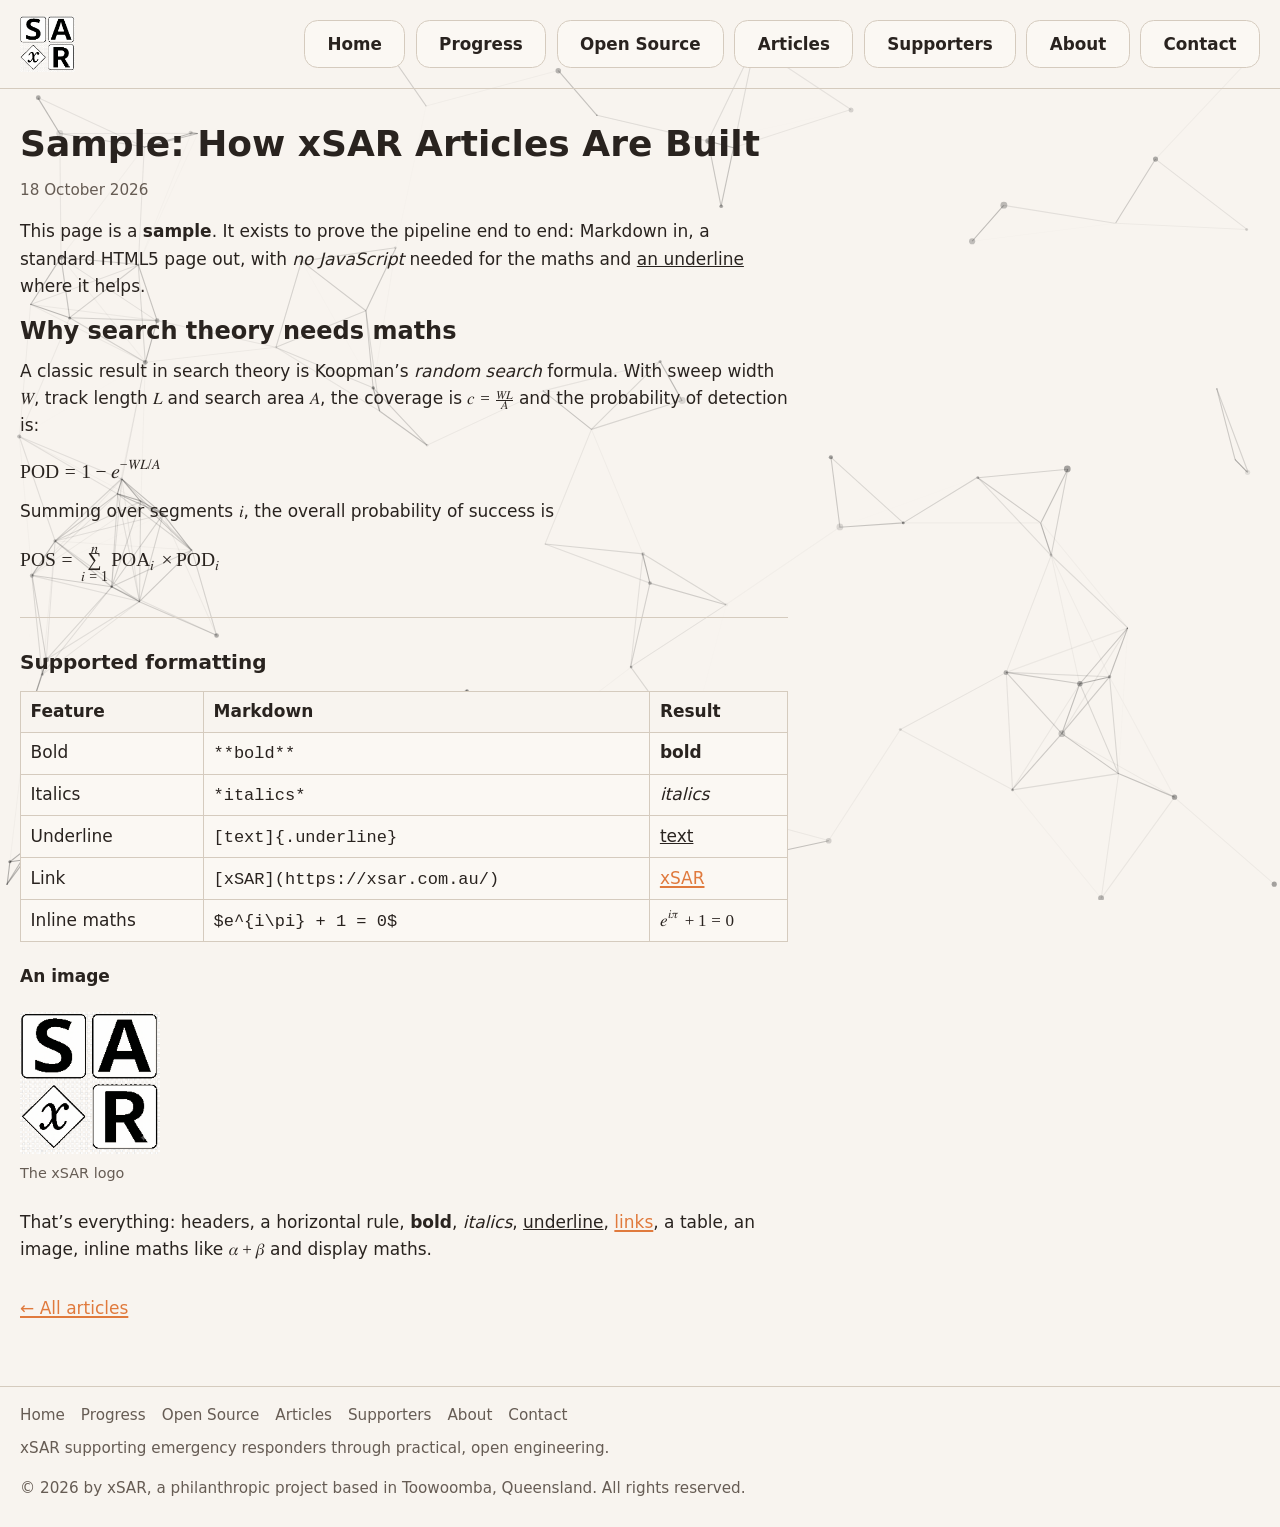
<file: articles/sample-article-pipeline.html>
<!DOCTYPE html>
<html lang="en-AU">
<head>
  <script async src="https://www.googletagmanager.com/gtag/js?id=G-0K0B5G9V87"></script><script>window.dataLayer=window.dataLayer||[];function gtag(){dataLayer.push(arguments);}gtag('js',new Date());gtag('config','G-0K0B5G9V87');</script>
  <meta charset="UTF-8"><meta name="viewport" content="width=device-width, initial-scale=1.0"><title>xSAR — Sample:
How xSAR Articles Are Built</title>
  <link rel="stylesheet" href="../css/master.css"><link rel="stylesheet" href="../css/articles.css"><link rel="icon" type="image/x-icon" href="../favicon.ico"><link rel="apple-touch-icon" href="../apple-touch-icon.png"><link rel="manifest" href="../site.webmanifest">
  <meta name="description" content="A test article that exercises every
Markdown feature the xSAR article pipeline supports, including
build-time maths."><meta property="og:title" content="Sample: How xSAR
Articles Are Built"><meta property="og:description" content="A test
article that exercises every Markdown feature the xSAR article pipeline
supports, including build-time
maths."><meta property="og:image" content="https://xsar.com.au/images/xsar-logo.png"><meta property="og:url" content="https://xsar.com.au/articles/sample-article-pipeline.html"><meta property="og:type" content="article"><meta name="twitter:card" content="summary_large_image">
</head>
<body><div id="particles-js" aria-hidden="true"></div><a href="#main" class="skip-link">Skip to main content</a>
<header><a href="../index.html" class="logo"><img src="../images/xsar-logo.png" alt="xSAR" width="140" height="70"></a><nav aria-label="Primary"><ul class="desktop-nav"><li><a href="../index.html">Home</a></li><li><a href="../progress.html">Progress</a></li><li><a href="../open-source.html">Open Source</a></li><li><a href="index.html">Articles</a></li><li><a href="../supporters.html">Supporters</a></li><li><a href="../about.html">About</a></li><li><a href="../contact.html">Contact</a></li></ul><details class="mobile-nav"><summary class="hamburger" aria-label="Toggle menu">☰</summary><ul><li><a href="../index.html">Home</a></li><li><a href="../progress.html">Progress</a></li><li><a href="../open-source.html">Open Source</a></li><li><a href="index.html">Articles</a></li><li><a href="../supporters.html">Supporters</a></li><li><a href="../about.html">About</a></li><li><a href="../contact.html">Contact</a></li></ul></details></nav></header>
<main id="main">
<article class="article">
<h1>Sample: How xSAR Articles Are Built</h1>
<p class="article-meta"><time datetime="2026-10-18">18 October
2026</time></p>
<p>This page is a <strong>sample</strong>. It exists to prove the
pipeline end to end: Markdown in, a standard HTML5 page out, with <em>no
JavaScript</em> needed for the maths and <u>an underline</u> where it
helps.</p>
<h2 id="why-search-theory-needs-maths">Why search theory needs
maths</h2>
<p>A classic result in search theory is Koopman’s <em>random search</em>
formula. With sweep width
<math display="inline" xmlns="http://www.w3.org/1998/Math/MathML"><semantics><mi>W</mi><annotation encoding="application/x-tex">W</annotation></semantics></math>,
track length
<math display="inline" xmlns="http://www.w3.org/1998/Math/MathML"><semantics><mi>L</mi><annotation encoding="application/x-tex">L</annotation></semantics></math>
and search area
<math display="inline" xmlns="http://www.w3.org/1998/Math/MathML"><semantics><mi>A</mi><annotation encoding="application/x-tex">A</annotation></semantics></math>,
the coverage is
<math display="inline" xmlns="http://www.w3.org/1998/Math/MathML"><semantics><mrow><mi>c</mi><mo>=</mo><mfrac><mrow><mi>W</mi><mi>L</mi></mrow><mi>A</mi></mfrac></mrow><annotation encoding="application/x-tex">c = \frac{WL}{A}</annotation></semantics></math>
and the probability of detection is:</p>
<p><math display="block" xmlns="http://www.w3.org/1998/Math/MathML"><semantics><mrow><mrow><mi mathvariant="normal">P</mi><mi mathvariant="normal">O</mi><mi mathvariant="normal">D</mi></mrow><mo>=</mo><mn>1</mn><mo>−</mo><msup><mi>e</mi><mrow><mi>−</mi><mi>W</mi><mi>L</mi><mi>/</mi><mi>A</mi></mrow></msup></mrow><annotation encoding="application/x-tex">
\mathrm{POD} = 1 - e^{-WL/A}
</annotation></semantics></math></p>
<p>Summing over segments
<math display="inline" xmlns="http://www.w3.org/1998/Math/MathML"><semantics><mi>i</mi><annotation encoding="application/x-tex">i</annotation></semantics></math>,
the overall probability of success is</p>
<p><math display="block" xmlns="http://www.w3.org/1998/Math/MathML"><semantics><mrow><mrow><mi mathvariant="normal">P</mi><mi mathvariant="normal">O</mi><mi mathvariant="normal">S</mi></mrow><mo>=</mo><munderover><mo>∑</mo><mrow><mi>i</mi><mo>=</mo><mn>1</mn></mrow><mi>n</mi></munderover><msub><mrow><mi mathvariant="normal">P</mi><mi mathvariant="normal">O</mi><mi mathvariant="normal">A</mi></mrow><mi>i</mi></msub><mo>×</mo><msub><mrow><mi mathvariant="normal">P</mi><mi mathvariant="normal">O</mi><mi mathvariant="normal">D</mi></mrow><mi>i</mi></msub></mrow><annotation encoding="application/x-tex">
\mathrm{POS} = \sum_{i=1}^{n} \mathrm{POA}_i \times \mathrm{POD}_i
</annotation></semantics></math></p>
<hr />
<h3 id="supported-formatting">Supported formatting</h3>
<table>
<thead>
<tr>
<th>Feature</th>
<th>Markdown</th>
<th>Result</th>
</tr>
</thead>
<tbody>
<tr>
<td>Bold</td>
<td><code>**bold**</code></td>
<td><strong>bold</strong></td>
</tr>
<tr>
<td>Italics</td>
<td><code>*italics*</code></td>
<td><em>italics</em></td>
</tr>
<tr>
<td>Underline</td>
<td><code>[text]{.underline}</code></td>
<td><u>text</u></td>
</tr>
<tr>
<td>Link</td>
<td><code>[xSAR](https://xsar.com.au/)</code></td>
<td><a href="https://xsar.com.au/">xSAR</a></td>
</tr>
<tr>
<td>Inline maths</td>
<td><code>$e^{i\pi} + 1 = 0$</code></td>
<td><math display="inline" xmlns="http://www.w3.org/1998/Math/MathML"><semantics><mrow><msup><mi>e</mi><mrow><mi>i</mi><mi>π</mi></mrow></msup><mo>+</mo><mn>1</mn><mo>=</mo><mn>0</mn></mrow><annotation encoding="application/x-tex">e^{i\pi} + 1 = 0</annotation></semantics></math></td>
</tr>
</tbody>
</table>
<h4 id="an-image">An image</h4>
<figure>
<img src="../images/xsar-logo.png" width="140" alt="The xSAR logo" />
<figcaption aria-hidden="true">The xSAR logo</figcaption>
</figure>
<p>That’s everything: headers, a horizontal rule, <strong>bold</strong>,
<em>italics</em>, <u>underline</u>, <a
href="https://x.com/xSAR_Research">links</a>, a table, an image, inline
maths like
<math display="inline" xmlns="http://www.w3.org/1998/Math/MathML"><semantics><mrow><mi>α</mi><mo>+</mo><mi>β</mi></mrow><annotation encoding="application/x-tex">\alpha + \beta</annotation></semantics></math>
and display maths.</p>
</article>
<p class="article-back"><a href="index.html">← All articles</a></p>
</main>
<footer><nav class="footer-nav" aria-label="Footer"><a href="../index.html">Home</a><a href="../progress.html">Progress</a><a href="../open-source.html">Open Source</a><a href="index.html">Articles</a><a href="../supporters.html">Supporters</a><a href="../about.html">About</a><a href="../contact.html">Contact</a></nav><p>xSAR supporting emergency responders through practical, open engineering.</p><p>&copy; 2026 by xSAR, a philanthropic project based in Toowoomba, Queensland. All rights reserved.</p></footer><script src="../js/particles_min.js" defer></script><script src="../js/particles_conf.js" defer></script></body></html>
</file>
<file: css/master.css>
/* xSAR — master.css
   Desktop-first (default horizontal nav), WCAG AA+, warm dignified palette for QLD/NT SES volunteers.
   Static HTML5 only. No frameworks.
   Breakpoints: desktop base → @media (max-width: 40em) hamburger.
*/

/* 1. CSS Custom Properties — warm trustworthy palette */
:root {
  --color-bg: #F8F4EF;
  --color-surface: #FBF8F3;
  --color-text: #29231F;
  --color-muted: #665C54;
  --color-primary: #E07A3D;   /* warm terracotta-orange */
  --color-accent: #8B5E3C;   /* earth ochre */
  --color-cta: #C65D3B;      /* deeper CTA */
  --color-focus: #1E3A5F;    /* deep navy for focus */
  --color-success: #4A6B3F;
  --color-border: #D5CBBE;
  --color-error: #A14C3F;

  --font-family: system-ui, -apple-system, BlinkMacSystemFont, "Segoe UI", Roboto, "Helvetica Neue", Arial, sans-serif;
  --radius: 4px;
  --space: 1rem;
}

/* 2. Reset + base (desktop first) */
*, *::before, *::after {
  box-sizing: border-box;
}

html {
  scroll-behavior: smooth;
  /* Solid site colour sits under the transparent body + particles layer */
  background-color: var(--color-bg);
}

body {
  margin: 0;
  background-color: transparent;
  color: var(--color-text);
  font-family: var(--font-family);
  font-size: 1.0625rem;
  line-height: 1.6;
  position: relative;
}

/* 3. Typography */
h1, h2, h3, h4 {
  line-height: 1.25;
  color: var(--color-text);
  margin: 0 0 0.75rem;
}

h1 { font-size: 2.25rem; }
h2 { font-size: 1.5rem; }
h3 { font-size: 1.25rem; }

p {
  margin: 0 0 1rem;
}

a {
  color: var(--color-primary);
  text-decoration: underline;
  text-decoration-thickness: 1.5px;
  text-underline-offset: 2px;
}

a:hover {
  color: var(--color-cta);
}

/* 4. Layout — relative + z-index so content sits above #particles-js */
header, main, footer {
  /* max-width: 68rem; */
  width: 100%;
  margin: 0 auto;
  padding: 1rem 1.25rem;
  position: relative;
  z-index: 1;
}

main {
  padding-top: 2rem;
  padding-bottom: 3rem;
}

/* Header with logo top-left + nav */
header {
  display: flex;
  align-items: center;
  justify-content: space-between;
  gap: 1rem;
  border-bottom: 1px solid var(--color-border);
  padding-top: 1rem;
  padding-bottom: 1rem;
}

.logo {
  display: inline-block;
  line-height: 0;
}

.logo img {
  height: 56px;
  width: auto;
  display: block;
}

/* Desktop nav (default) — large rounded rectangles, still plain links */
nav[aria-label="Primary"] {
  display: flex;
  align-items: center;
}

.desktop-nav {
  display: flex;
  flex-wrap: wrap;
  gap: 0.65rem;
  list-style: none;
  margin: 0;
  padding: 0;
}

.desktop-nav a {
  display: inline-flex;
  align-items: center;
  justify-content: center;
  padding: 0.8rem 1.4rem; /* roomy inner margin */
  min-height: 48px;
  border-radius: 0.85rem; /* large rounded corners, not a pill */
  border: 1px solid var(--color-border);
  background-color: var(--color-surface);
  text-decoration: none;
  color: var(--color-text);
  font-weight: 600;
  font-size: 1.05rem;
  line-height: 1.2;
  transition: background-color 0.15s ease, border-color 0.15s ease, color 0.15s ease;
}

.desktop-nav a[aria-current="page"] {
  background-color: #fff;
  border-color: var(--color-primary);
  color: var(--color-primary);
  box-shadow: 0 0 0 1px var(--color-primary);
}

.desktop-nav a:hover {
  background-color: #fff;
  border-color: var(--color-cta);
  color: var(--color-cta);
}

.desktop-nav a:focus-visible {
  outline: 3px solid var(--color-focus);
  outline-offset: 3px;
}

/* Mobile nav (hidden on desktop) */
.mobile-nav,
.hamburger {
  display: none;
}

/* 5. Components */

/* Hero */
.hero {
  padding: 2.5rem 0 2rem;
  text-align: left;
}

.hero h1 {
  font-size: 2.5rem;
  margin-bottom: 0.75rem;
  max-width: 42rem;
}

.hero p {
  /* max-width: 38rem; */
  font-size: 1.125rem;
  color: var(--color-muted);
  margin-bottom: 1.5rem;
}

/* CTA buttons — same large rounded-rect shape as primary nav; existing brand colours */
.btn {
  display: inline-flex;
  align-items: center;
  justify-content: center;
  padding: 0.8rem 1.4rem;
  border-radius: 0.85rem;
  font-weight: 600;
  font-size: 1.05rem;
  line-height: 1.2;
  text-decoration: none;
  border: 2px solid transparent;
  cursor: pointer;
  min-height: 48px;
  min-width: 44px;
  transition: background-color 0.15s ease, border-color 0.15s ease, color 0.15s ease;
}

.btn-primary {
  background-color: var(--color-cta);
  border-color: var(--color-cta);
  color: #fff;
}

.btn-primary:hover {
  background-color: #a64d2f;
  border-color: #a64d2f;
  color: #fff;
}

.btn-secondary {
  background-color: var(--color-surface);
  color: var(--color-primary);
  border-color: var(--color-primary);
}

.btn-secondary:hover {
  background-color: #fff;
  border-color: var(--color-cta);
  color: var(--color-cta);
}

.btn:focus-visible {
  outline: 3px solid var(--color-focus);
  outline-offset: 3px;
}

/* Hero CTA row */
.hero-actions {
  display: flex;
  gap: 0.75rem;
  flex-wrap: wrap;
}

/* Cards / value sections */
.cards {
  display: grid;
  grid-template-columns: repeat(auto-fit, minmax(240px, 1fr));
  gap: 1.25rem;
  margin-top: 1.5rem;
}

.card {
  background-color: var(--color-surface);
  border: 1px solid var(--color-border);
  border-radius: var(--radius);
  padding: 1.25rem;
}

.card h3 {
  margin-bottom: 0.5rem;
  color: var(--color-text);
}

/* Forms */
form {
  max-width: 42rem;
}

.form-field {
  margin-bottom: 1.125rem;
}

label {
  display: block;
  font-weight: 600;
  margin-bottom: 0.35rem;
  color: var(--color-text);
}

input[type="text"],
input[type="email"],
textarea {
  width: 100%;
  padding: 0.625rem 0.75rem;
  font-size: 1rem;
  border: 2px solid var(--color-border);
  border-radius: var(--radius);
  background-color: #fff;
  color: var(--color-text);
  min-height: 44px;
}

input:focus,
textarea:focus {
  outline: 3px solid var(--color-focus);
  outline-offset: 2px;
  border-color: var(--color-focus);
}

textarea {
  min-height: 140px;
  resize: vertical;
}

button[type="submit"] {
  margin-top: 0.5rem;
}

/* Turnstile container */
.cf-turnstile {
  margin: 1rem 0;
}

/* 6. Accessibility */
.skip-link {
  position: absolute;
  top: -100px;
  left: 1rem;
  padding: 0.5rem 1rem;
  background: var(--color-text);
  color: var(--color-bg);
  z-index: 999;
  font-weight: 600;
}

.skip-link:focus {
  top: 0.5rem;
}

:focus-visible {
  outline: 3px solid var(--color-focus);
  outline-offset: 3px;
}

/* Reduced motion */
@media (prefers-reduced-motion: reduce) {
  *, *::before, *::after {
    transition: none !important;
    animation: none !important;
    scroll-behavior: auto !important;
  }
}

/* Honeypot */
.visually-hidden {
  position: absolute;
  width: 1px;
  height: 1px;
  padding: 0;
  margin: -1px;
  overflow: hidden;
  clip: rect(0, 0, 0, 0);
  white-space: nowrap;
  border: 0;
}

/* 7. Responsive: desktop-first (default), collapse nav to hamburger on mobile */
@media (max-width: 40em) {
  header {
    flex-wrap: wrap;
  }

  .desktop-nav {
    display: none;
  }

  .mobile-nav {
    display: block;
    width: 100%;
  }

  .hamburger {
    display: inline-flex;
    align-items: center;
    justify-content: center;
    padding: 0.5rem 0.75rem;
    min-height: 44px;
    min-width: 44px;
    background: var(--color-surface);
    border: 1px solid var(--color-border);
    border-radius: var(--radius);
    font-size: 1.1rem;
    cursor: pointer;
    color: var(--color-text);
  }

  .mobile-nav[open] .hamburger {
    background: var(--color-primary);
    color: #fff;
    border-color: var(--color-primary);
  }

  .mobile-nav ul {
    list-style: none;
    margin: 0.65rem 0 0;
    padding: 0.65rem;
    display: flex;
    flex-direction: column;
    gap: 0.5rem;
    border: none;
    background: transparent;
  }

  .mobile-nav a {
    display: flex;
    align-items: center;
    justify-content: center;
    padding: 0.8rem 1.25rem;
    min-height: 48px;
    border-radius: 0.85rem;
    border: 1px solid var(--color-border);
    background-color: var(--color-surface);
    text-decoration: none;
    color: var(--color-text);
    font-weight: 600;
    font-size: 1.05rem;
  }

  .mobile-nav a[aria-current="page"] {
    background-color: #fff;
    border-color: var(--color-primary);
    color: var(--color-primary);
    box-shadow: 0 0 0 1px var(--color-primary);
  }

  .mobile-nav a:hover {
    background-color: #fff;
    border-color: var(--color-cta);
    color: var(--color-cta);
  }

  .hero {
    padding-top: 1.5rem;
  }

  .hero h1 {
    font-size: 1.9rem;
  }

  .cards {
    grid-template-columns: 1fr;
  }
}

/* Footer */
footer {
  border-top: 1px solid var(--color-border);
  padding-top: 1rem;
  margin-top: 0rem;
  font-size: 0.95rem;
  color: var(--color-muted);
}

footer a {
  color: var(--color-muted);
}

footer .footer-nav {
  display: flex;
  gap: 1rem;
  flex-wrap: wrap;
  margin-bottom: 0.5rem;
}

footer .footer-nav a {
  text-decoration: none;
}

/* Small utility */
.req {
  color: var(--color-primary);
  font-weight: 600;
}

/* Particles background — full-screen behind content (Vincent Garreau particles.js) */
#particles-js {
  position: fixed;
  top: 0;
  left: 0;
  right: 0;
  bottom: 0;
  width: 100%;
  height: 100%;
  min-height: 100vh;
  min-height: 100dvh;
  z-index: 0;
  pointer-events: none; /* clicks pass through to content */
  overflow: hidden;
}

#particles-js canvas.particles-js-canvas-el {
  display: block;
  position: absolute;
  top: 0;
  left: 0;
  width: 100% !important;
  height: 100% !important;
}

/* Contact: photo left, bio right */
.contact-profile {
  display: grid;
  grid-template-columns: minmax(10rem, 16rem) 1fr;
  gap: 1.25rem 2rem;
  align-items: start;
  margin: 1.5rem 0 2rem;
  padding: 1.25rem 1.5rem;
  background-color: var(--color-surface);
  border: 1px solid var(--color-border);
  border-radius: var(--radius);
}

.contact-profile-photo {
  margin: 0;
  max-width: 16rem;
}

.contact-profile-photo img {
  display: block;
  width: 100%;
  height: auto;
  border-radius: 6px;
  border: 1px solid var(--color-border);
}

.contact-profile-photo figcaption {
  margin-top: 0.5rem;
  line-height: 1.35;
}

.contact-profile-name {
  display: block;
  font-weight: 700;
  color: var(--color-text);
  margin-bottom: 0.2rem;
}

.contact-profile-intro {
  display: block;
  font-size: 0.9rem;
  color: var(--color-muted);
}

.contact-profile-bio h2 {
  margin-top: 0;
  margin-bottom: 0.75rem;
  font-size: 1.25rem;
}

.contact-profile-bio ul {
  margin: 0;
  padding-left: 1.25rem;
  color: var(--color-muted);
}

.contact-profile-bio li {
  margin-bottom: 0.65rem;
}

.contact-profile-bio li:last-child {
  margin-bottom: 0;
}

.contact-profile-bio strong {
  color: var(--color-text);
}

@media (max-width: 40em) {
  .contact-profile {
    grid-template-columns: 1fr;
  }

  .contact-profile-photo {
    max-width: 14rem;
  }
}

/* Supporter rows: logo left, positive copy right */
.supporters-list {
  display: flex;
  flex-direction: column;
  gap: 1.5rem;
  margin-top: 1.5rem;
}

.supporters-invite {
  margin-top: 2rem;
  margin-bottom: 0;
}

.supporter {
  display: grid;
  grid-template-columns: minmax(9rem, 12rem) 1fr;
  gap: 1.25rem 2rem;
  align-items: center;
  background-color: var(--color-surface);
  border: 1px solid var(--color-border);
  border-radius: var(--radius);
  padding: 1.25rem 1.5rem;
}

.supporter-logo {
  display: flex;
  align-items: center;
  justify-content: center;
  width: 100%;
  min-height: 3.5rem;
  padding: 0.25rem;
}

.supporter-logo a {
  display: inline-flex;
  align-items: center;
  justify-content: center;
  width: 100%;
  line-height: 0;
  text-decoration: none;
}

/* Migadu wordmark is wide (viewBox ~1981×572); constrain to column + cap height */
.supporter-logo img {
  display: block;
  width: 100%;
  max-width: 11rem;
  height: auto;
  max-height: 3.75rem;
  object-fit: contain;
  object-position: center;
}

.supporter-copy h2 {
  margin-bottom: 0.5rem;
  font-size: 1.25rem;
}

.supporter-copy p {
  margin-bottom: 0;
  color: var(--color-muted);
}

.supporter-copy p + p {
  margin-top: 0.75rem;
}

.supporter-copy a {
  font-weight: 600;
}

@media (max-width: 40em) {
  .supporter {
    grid-template-columns: 1fr;
    text-align: left;
  }

  .supporter-logo {
    justify-content: flex-start;
    max-width: 12rem;
  }

  .supporter-logo img {
    max-width: 10rem;
    max-height: 3.25rem;
  }
}
</file>
<file: css/articles.css>
/* xSAR — articles.css: extras for generated article pages (articles/*.html).
   Loaded after master.css; only styles elements master.css does not cover. */
.article { max-width: 48rem; }
.article-meta { color: var(--color-muted); font-size: 0.95rem; }
.article img { max-width: 100%; height: auto; }
.article figure { margin: 1.5rem 0; }
.article figcaption { color: var(--color-muted); font-size: 0.9rem; }
.article hr { border: 0; border-top: 1px solid var(--color-border); margin: 2rem 0; }
.article table { border-collapse: collapse; margin: 1rem 0 1.5rem; width: 100%; background: var(--color-surface); }
.article th, .article td { border: 1px solid var(--color-border); padding: 0.4rem 0.6rem; text-align: left; vertical-align: top; }
.article thead th { background: var(--color-bg); }
.article pre { overflow-x: auto; background: var(--color-surface); border: 1px solid var(--color-border); border-radius: var(--radius); padding: 0.75rem; }
.article math[display="block"] { display: block; overflow-x: auto; overflow-y: hidden; margin: 1rem 0; padding: 0.25rem 0; font-size: 1.15em; }
.article-list { list-style: none; padding: 0; max-width: 48rem; }
.article-list li { padding: 1rem 0; border-bottom: 1px solid var(--color-border); }
.article-list h2 { margin-bottom: 0.25rem; }
.article-list time { color: var(--color-muted); font-size: 0.95rem; }
.article-list p { margin: 0.25rem 0 0; }
.article-back { margin-top: 2rem; }
</file>
